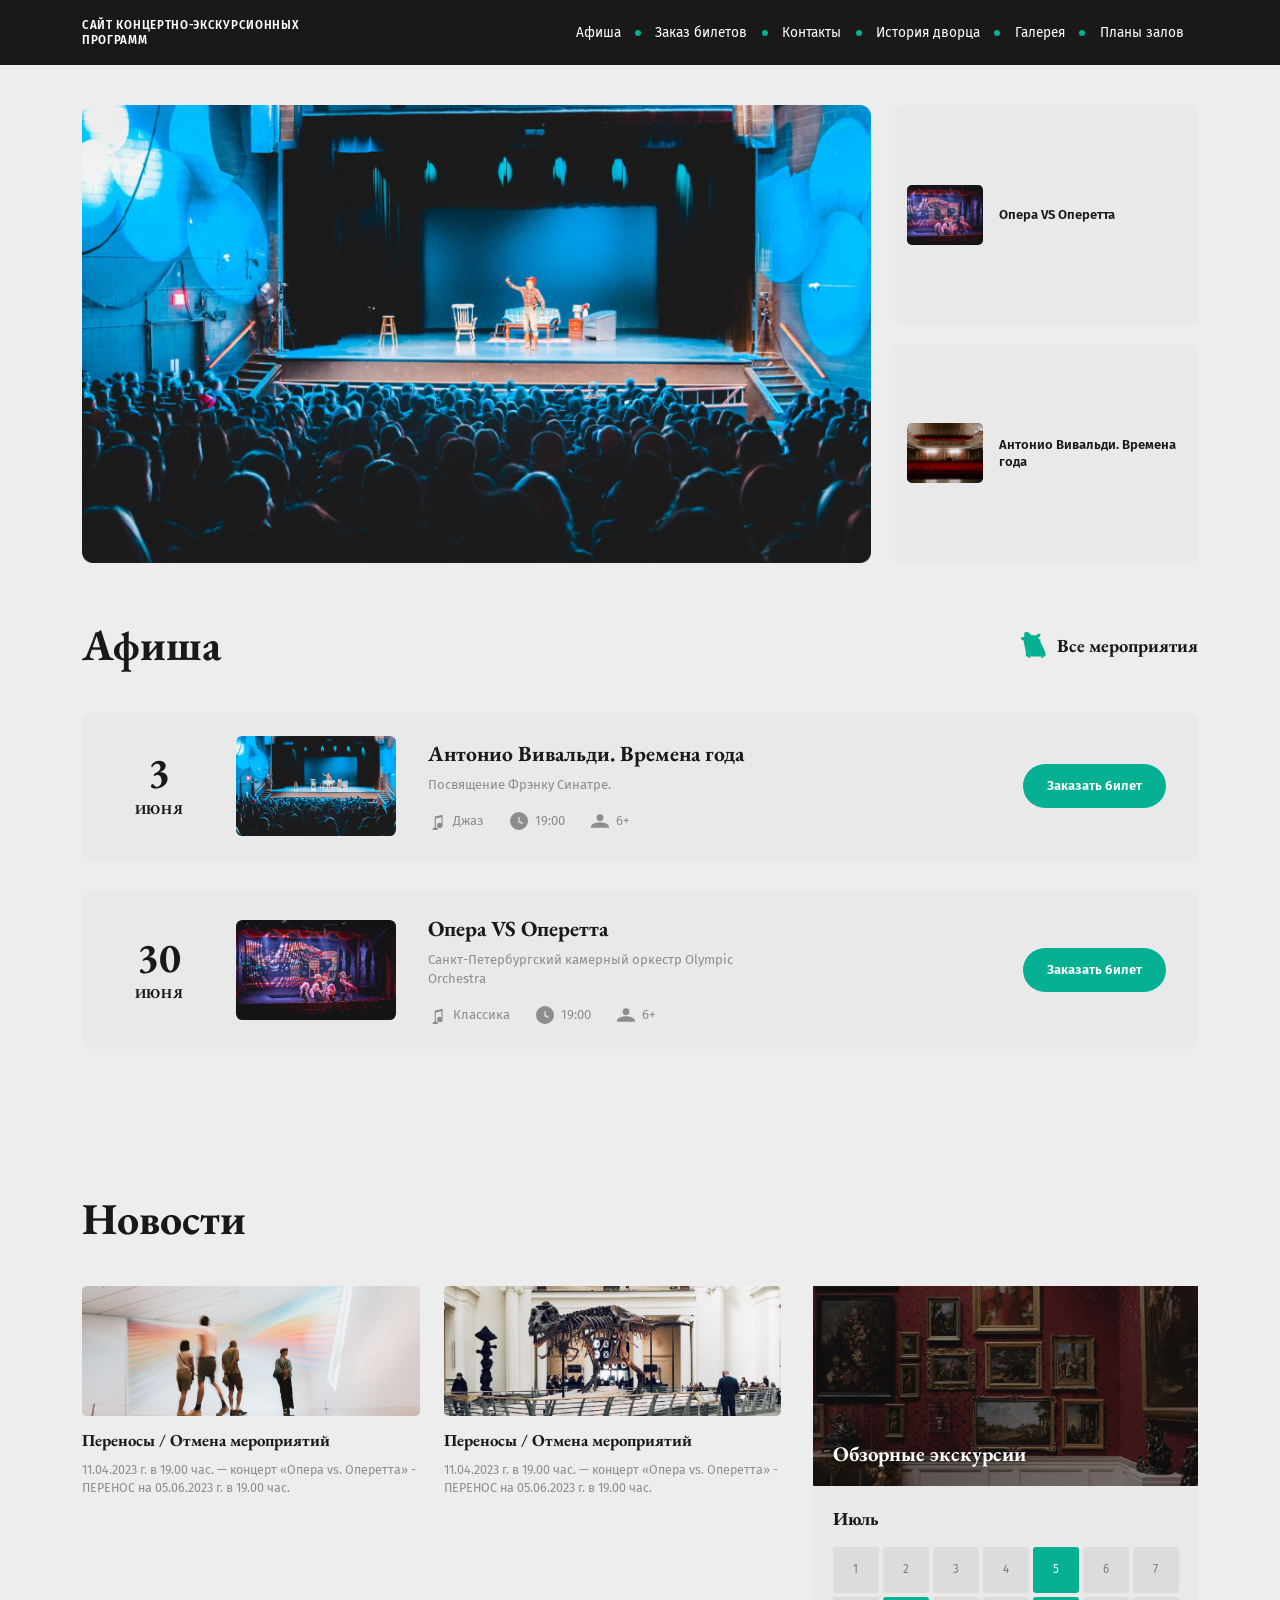
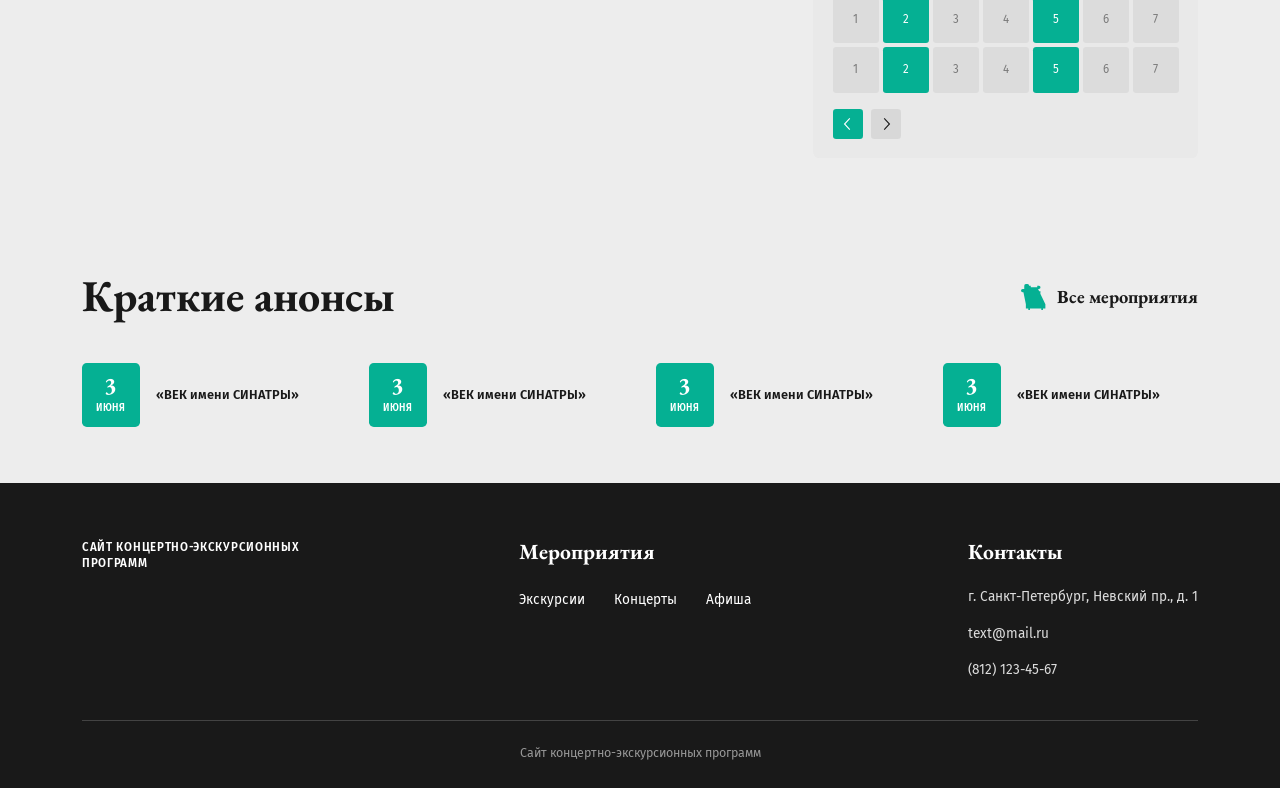
<file: index.html>
<!DOCTYPE html>
<html lang="ru">
<head>
  <meta charset="UTF-8">
  <meta name="viewport" content="width=device-width, initial-scale=1.0">
  <title>Сайт концертно-экскурсионных программ — Невский пр., д. 1</title>
  <link rel="preconnect" href="https://fonts.googleapis.com">
  <link rel="preconnect" href="https://fonts.gstatic.com" crossorigin>
  <link href="https://fonts.googleapis.com/css2?family=EB+Garamond:wght@400;600;700&family=Fira+Sans:wght@400;500;600&display=swap" rel="stylesheet">
  <link href="css/bootstrap-grid.min.css" rel="stylesheet">
  <link href="css/style.css" rel="stylesheet">
</head>
<body>
<div class="page">

  <header class="header">
    <div class="container header__inner">
      <a href="index.html" class="header__logo">Сайт концертно-экскурсионных программ</a>
      <nav>
        <ul class="header__list">
          <li><a class="header__link" href="afisha.html">Афиша</a></li>
          <li><a class="header__link" href="#">Заказ билетов</a></li>
          <li><a class="header__link" href="contacts.html">Контакты</a></li>
          <li><a class="header__link" href="#">История дворца</a></li>
          <li><a class="header__link" href="#">Галерея</a></li>
          <li><a class="header__link" href="#">Планы залов</a></li>
        </ul>
      </nav>
    </div>
  </header>

  <main>

    <section class="hero">
      <div class="container">
        <div class="hero__inner">
          <div class="hero__main">
            <img src="img/event-main.png" alt="Концертный зал">
          </div>
          <div class="hero__side">
            <a href="event.html" class="mini-card">
              <img class="mini-card__image" src="img/thumb-1.png" alt="Опера VS Оперетта">
              <span class="mini-card__title">Опера VS Оперетта</span>
            </a>
            <a href="event.html" class="mini-card">
              <img class="mini-card__image" src="img/thumb-2.png" alt="Антонио Вивальди. Времена года">
              <span class="mini-card__title">Антонио Вивальди. Времена года</span>
            </a>
          </div>
        </div>
      </div>
    </section>

    <section class="section">
      <div class="container">
        <div class="section-head">
          <h2>Афиша</h2>
          <a href="afisha.html" class="section-head__link">
            <span class="icon icon--calendar"></span>
            Все мероприятия
          </a>
        </div>

        <article class="poster">
          <div class="poster__date">
            <div class="poster__day">3</div>
            <div class="poster__month">июня</div>
          </div>
          <img class="poster__image" src="img/poster-1.png" alt="Антонио Вивальди">
          <div class="poster__body">
            <h3 class="poster__title"><a href="event.html">Антонио Вивальди. Времена года</a></h3>
            <p class="poster__desc">Посвящение Фрэнку Синатре.</p>
            <div class="poster__meta">
              <span class="poster__meta-item">
                <span class="icon icon--music"></span>
                Джаз
              </span>
              <span class="poster__meta-item">
                <span class="icon icon--clock"></span>
                19:00
              </span>
              <span class="poster__meta-item">
                <span class="icon icon--user"></span>
                6+
              </span>
            </div>
          </div>
          <div class="poster__action">
            <a href="#" class="btn-ticket">Заказать билет</a>
          </div>
        </article>

        <article class="poster">
          <div class="poster__date">
            <div class="poster__day">30</div>
            <div class="poster__month">июня</div>
          </div>
          <img class="poster__image" src="img/poster-2.png" alt="Опера VS Оперетта">
          <div class="poster__body">
            <h3 class="poster__title"><a href="event.html">Опера VS Оперетта</a></h3>
            <p class="poster__desc">Санкт-Петербургский камерный оркестр Olympic Orchestra</p>
            <div class="poster__meta">
              <span class="poster__meta-item">
                <span class="icon icon--music"></span>
                Классика
              </span>
              <span class="poster__meta-item">
                <span class="icon icon--clock"></span>
                19:00
              </span>
              <span class="poster__meta-item">
                <span class="icon icon--user"></span>
                6+
              </span>
            </div>
          </div>
          <div class="poster__action">
            <a href="#" class="btn-ticket">Заказать билет</a>
          </div>
        </article>
      </div>
    </section>

    <section class="section">
      <div class="container">
        <div class="section-head">
          <h2>Новости</h2>
        </div>

        <div class="news__grid">
          <div class="news__list">
            <article class="news-item">
              <img class="news-item__image" src="img/news-1.png" alt="Переносы">
              <h3 class="news-item__title">Переносы / Отмена мероприятий</h3>
              <p class="news-item__text">11.04.2023 г. в 19.00 час. — концерт «Опера vs. Оперетта» - ПЕРЕНОС на 05.06.2023 г. в 19.00 час.</p>
            </article>
            <article class="news-item">
              <img class="news-item__image" src="img/news-2.png" alt="Переносы">
              <h3 class="news-item__title">Переносы / Отмена мероприятий</h3>
              <p class="news-item__text">11.04.2023 г. в 19.00 час. — концерт «Опера vs. Оперетта» - ПЕРЕНОС на 05.06.2023 г. в 19.00 час.</p>
            </article>
          </div>

          <aside class="news__aside">
            <a href="#" class="excursion">
              <img src="img/excursion.png" alt="Обзорные экскурсии">
              <span class="excursion__label">Обзорные экскурсии</span>
            </a>

            <div class="calendar">
              <div class="calendar__month">Июль</div>
              <div class="calendar__grid">
                <span class="calendar__cell">1</span>
                <span class="calendar__cell">2</span>
                <span class="calendar__cell">3</span>
                <span class="calendar__cell">4</span>
                <span class="calendar__cell active">5</span>
                <span class="calendar__cell">6</span>
                <span class="calendar__cell">7</span>
                <span class="calendar__cell">1</span>
                <span class="calendar__cell active">2</span>
                <span class="calendar__cell">3</span>
                <span class="calendar__cell">4</span>
                <span class="calendar__cell active">5</span>
                <span class="calendar__cell">6</span>
                <span class="calendar__cell">7</span>
                <span class="calendar__cell">1</span>
                <span class="calendar__cell active">2</span>
                <span class="calendar__cell">3</span>
                <span class="calendar__cell">4</span>
                <span class="calendar__cell active">5</span>
                <span class="calendar__cell">6</span>
                <span class="calendar__cell">7</span>
              </div>
              <div class="calendar__nav">
                <button type="button" class="active prev" aria-label="Предыдущий месяц"></button>
                <button type="button" class="next" aria-label="Следующий месяц"></button>
              </div>
            </div>
          </aside>
        </div>
      </div>
    </section>

    <section class="section">
      <div class="container">
        <div class="section-head">
          <h2>Краткие анонсы</h2>
          <a href="afisha.html" class="section-head__link">
            <span class="icon icon--calendar"></span>
            Все мероприятия
          </a>
        </div>

        <div class="announcements">
          <a href="#" class="announcement">
            <div class="announcement__date">
              <div class="announcement__day">3</div>
              <div class="announcement__month">июня</div>
            </div>
            <div class="announcement__title">«ВЕК имени СИНАТРЫ»</div>
          </a>
          <a href="#" class="announcement">
            <div class="announcement__date">
              <div class="announcement__day">3</div>
              <div class="announcement__month">июня</div>
            </div>
            <div class="announcement__title">«ВЕК имени СИНАТРЫ»</div>
          </a>
          <a href="#" class="announcement">
            <div class="announcement__date">
              <div class="announcement__day">3</div>
              <div class="announcement__month">июня</div>
            </div>
            <div class="announcement__title">«ВЕК имени СИНАТРЫ»</div>
          </a>
          <a href="#" class="announcement">
            <div class="announcement__date">
              <div class="announcement__day">3</div>
              <div class="announcement__month">июня</div>
            </div>
            <div class="announcement__title">«ВЕК имени СИНАТРЫ»</div>
          </a>
        </div>
      </div>
    </section>

  </main>

  <footer class="footer">
    <div class="container">
      <div class="footer__cols">
        <a href="index.html" class="footer__logo">Сайт концертно-экскурсионных программ</a>

        <div>
          <h4 class="footer__title">Мероприятия</h4>
          <ul class="footer__nav">
            <li><a class="footer__link" href="#">Экскурсии</a></li>
            <li><a class="footer__link" href="#">Концерты</a></li>
            <li><a class="footer__link" href="afisha.html">Афиша</a></li>
          </ul>
        </div>

        <div>
          <h4 class="footer__title">Контакты</h4>
          <ul class="footer__contacts">
            <li>г. Санкт-Петербург, Невский пр., д. 1</li>
            <li><a href="mailto:text@mail.ru">text@mail.ru</a></li>
            <li><a href="tel:+78121234567">(812) 123-45-67</a></li>
          </ul>
        </div>
      </div>

      <hr class="footer__divider">
      <div class="footer__bottom">Сайт концертно-экскурсионных программ</div>
    </div>
  </footer>

</div>
</body>
</html>
</file>
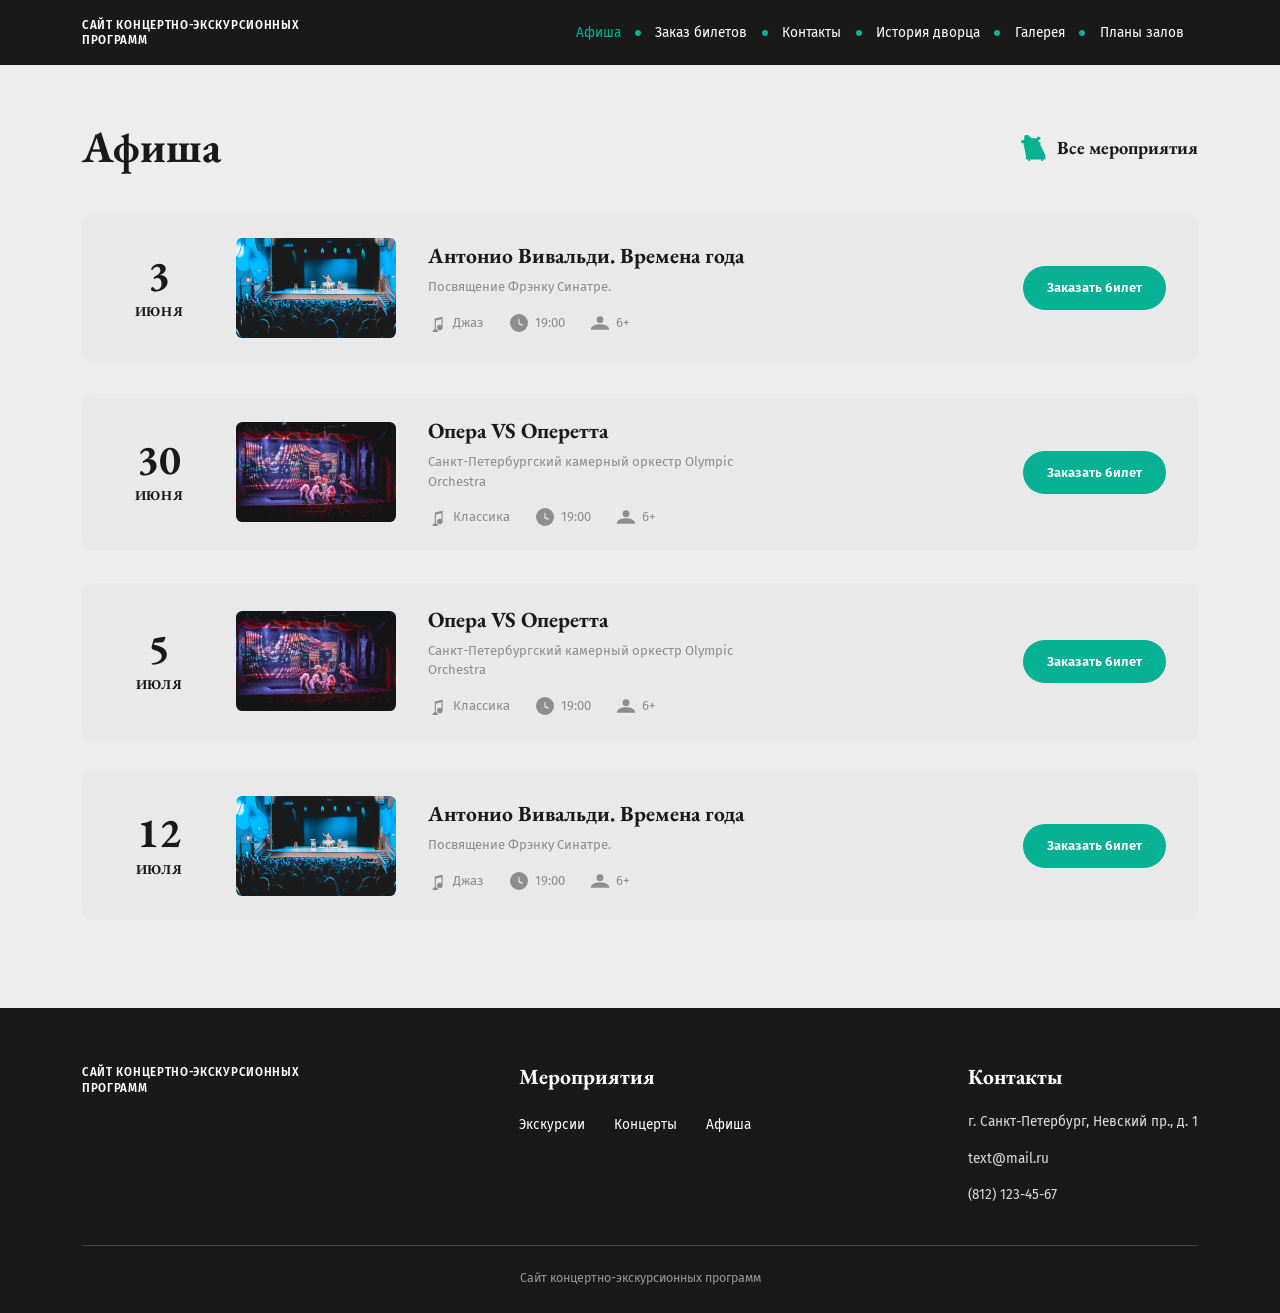
<file: afisha.html>
<!DOCTYPE html>
<html lang="ru">
<head>
  <meta charset="UTF-8">
  <meta name="viewport" content="width=device-width, initial-scale=1.0">
  <title>Афиша — Невский пр., д. 1</title>
  <link rel="preconnect" href="https://fonts.googleapis.com">
  <link rel="preconnect" href="https://fonts.gstatic.com" crossorigin>
  <link href="https://fonts.googleapis.com/css2?family=EB+Garamond:wght@400;600;700&family=Fira+Sans:wght@400;500;600&display=swap" rel="stylesheet">
  <link href="css/bootstrap-grid.min.css" rel="stylesheet">
  <link href="css/style.css" rel="stylesheet">
</head>
<body>
<div class="page">

  <header class="header">
    <div class="container header__inner">
      <a href="index.html" class="header__logo">Сайт концертно-экскурсионных программ</a>
      <nav>
        <ul class="header__list">
          <li><a class="header__link active" href="afisha.html">Афиша</a></li>
          <li><a class="header__link" href="#">Заказ билетов</a></li>
          <li><a class="header__link" href="contacts.html">Контакты</a></li>
          <li><a class="header__link" href="#">История дворца</a></li>
          <li><a class="header__link" href="#">Галерея</a></li>
          <li><a class="header__link" href="#">Планы залов</a></li>
        </ul>
      </nav>
    </div>
  </header>

  <main>

    <section class="section">
      <div class="container">
        <div class="section-head">
          <h2>Афиша</h2>
          <a href="#" class="section-head__link">
            <span class="icon icon--calendar"></span>
            Все мероприятия
          </a>
        </div>

        <article class="poster">
          <div class="poster__date">
            <div class="poster__day">3</div>
            <div class="poster__month">июня</div>
          </div>
          <img class="poster__image" src="img/poster-1.png" alt="Антонио Вивальди">
          <div class="poster__body">
            <h3 class="poster__title"><a href="event.html">Антонио Вивальди. Времена года</a></h3>
            <p class="poster__desc">Посвящение Фрэнку Синатре.</p>
            <div class="poster__meta">
              <span class="poster__meta-item">
                <span class="icon icon--music"></span>
                Джаз
              </span>
              <span class="poster__meta-item">
                <span class="icon icon--clock"></span>
                19:00
              </span>
              <span class="poster__meta-item">
                <span class="icon icon--user"></span>
                6+
              </span>
            </div>
          </div>
          <div class="poster__action">
            <a href="#" class="btn-ticket">Заказать билет</a>
          </div>
        </article>

        <article class="poster">
          <div class="poster__date">
            <div class="poster__day">30</div>
            <div class="poster__month">июня</div>
          </div>
          <img class="poster__image" src="img/poster-2.png" alt="Опера VS Оперетта">
          <div class="poster__body">
            <h3 class="poster__title"><a href="event.html">Опера VS Оперетта</a></h3>
            <p class="poster__desc">Санкт-Петербургский камерный оркестр Olympic Orchestra</p>
            <div class="poster__meta">
              <span class="poster__meta-item">
                <span class="icon icon--music"></span>
                Классика
              </span>
              <span class="poster__meta-item">
                <span class="icon icon--clock"></span>
                19:00
              </span>
              <span class="poster__meta-item">
                <span class="icon icon--user"></span>
                6+
              </span>
            </div>
          </div>
          <div class="poster__action">
            <a href="#" class="btn-ticket">Заказать билет</a>
          </div>
        </article>

        <article class="poster">
          <div class="poster__date">
            <div class="poster__day">5</div>
            <div class="poster__month">июля</div>
          </div>
          <img class="poster__image" src="img/poster-2.png" alt="Опера VS Оперетта">
          <div class="poster__body">
            <h3 class="poster__title"><a href="event.html">Опера VS Оперетта</a></h3>
            <p class="poster__desc">Санкт-Петербургский камерный оркестр Olympic Orchestra</p>
            <div class="poster__meta">
              <span class="poster__meta-item">
                <span class="icon icon--music"></span>
                Классика
              </span>
              <span class="poster__meta-item">
                <span class="icon icon--clock"></span>
                19:00
              </span>
              <span class="poster__meta-item">
                <span class="icon icon--user"></span>
                6+
              </span>
            </div>
          </div>
          <div class="poster__action">
            <a href="#" class="btn-ticket">Заказать билет</a>
          </div>
        </article>

        <article class="poster">
          <div class="poster__date">
            <div class="poster__day">12</div>
            <div class="poster__month">июля</div>
          </div>
          <img class="poster__image" src="img/poster-1.png" alt="Антонио Вивальди">
          <div class="poster__body">
            <h3 class="poster__title"><a href="event.html">Антонио Вивальди. Времена года</a></h3>
            <p class="poster__desc">Посвящение Фрэнку Синатре.</p>
            <div class="poster__meta">
              <span class="poster__meta-item">
                <span class="icon icon--music"></span>
                Джаз
              </span>
              <span class="poster__meta-item">
                <span class="icon icon--clock"></span>
                19:00
              </span>
              <span class="poster__meta-item">
                <span class="icon icon--user"></span>
                6+
              </span>
            </div>
          </div>
          <div class="poster__action">
            <a href="#" class="btn-ticket">Заказать билет</a>
          </div>
        </article>
      </div>
    </section>

  </main>

  <footer class="footer">
    <div class="container">
      <div class="footer__cols">
        <a href="index.html" class="footer__logo">Сайт концертно-экскурсионных программ</a>

        <div>
          <h4 class="footer__title">Мероприятия</h4>
          <ul class="footer__nav">
            <li><a class="footer__link" href="#">Экскурсии</a></li>
            <li><a class="footer__link" href="#">Концерты</a></li>
            <li><a class="footer__link" href="afisha.html">Афиша</a></li>
          </ul>
        </div>

        <div>
          <h4 class="footer__title">Контакты</h4>
          <ul class="footer__contacts">
            <li>г. Санкт-Петербург, Невский пр., д. 1</li>
            <li><a href="mailto:text@mail.ru">text@mail.ru</a></li>
            <li><a href="tel:+78121234567">(812) 123-45-67</a></li>
          </ul>
        </div>
      </div>

      <hr class="footer__divider">
      <div class="footer__bottom">Сайт концертно-экскурсионных программ</div>
    </div>
  </footer>

</div>
</body>
</html>
</file>
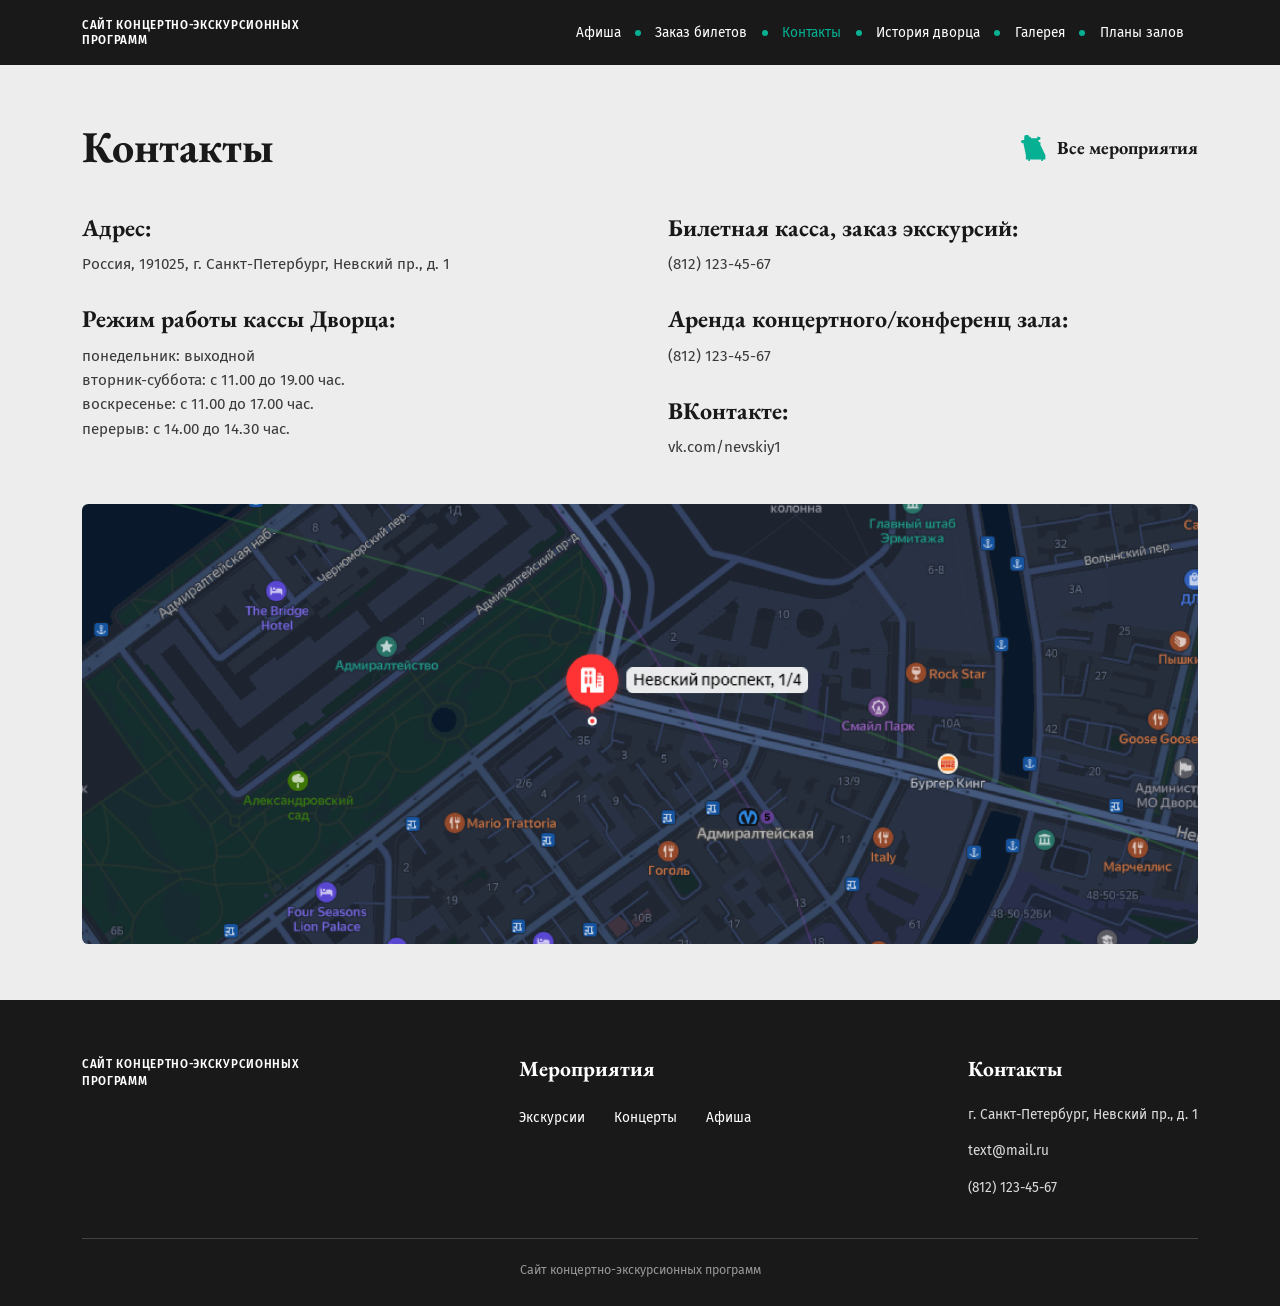
<file: contacts.html>
<!DOCTYPE html>
<html lang="ru">
<head>
  <meta charset="UTF-8">
  <meta name="viewport" content="width=device-width, initial-scale=1.0">
  <title>Контакты — Невский пр., д. 1</title>
  <link rel="preconnect" href="https://fonts.googleapis.com">
  <link rel="preconnect" href="https://fonts.gstatic.com" crossorigin>
  <link href="https://fonts.googleapis.com/css2?family=EB+Garamond:wght@400;600;700&family=Fira+Sans:wght@400;500;600&display=swap" rel="stylesheet">
  <link href="css/bootstrap-grid.min.css" rel="stylesheet">
  <link href="css/style.css" rel="stylesheet">
</head>
<body>
<div class="page">

  <header class="header">
    <div class="container header__inner">
      <a href="index.html" class="header__logo">Сайт концертно-экскурсионных программ</a>
      <nav>
        <ul class="header__list">
          <li><a class="header__link" href="afisha.html">Афиша</a></li>
          <li><a class="header__link" href="#">Заказ билетов</a></li>
          <li><a class="header__link active" href="contacts.html">Контакты</a></li>
          <li><a class="header__link" href="#">История дворца</a></li>
          <li><a class="header__link" href="#">Галерея</a></li>
          <li><a class="header__link" href="#">Планы залов</a></li>
        </ul>
      </nav>
    </div>
  </header>

  <main>

    <section class="section">
      <div class="container">
        <div class="section-head">
          <h2>Контакты</h2>
          <a href="afisha.html" class="section-head__link">
            <span class="icon icon--calendar"></span>
            Все мероприятия
          </a>
        </div>

        <div class="contacts">
          <div class="contacts__col">
            <div class="contacts__block">
              <h3 class="contacts__title">Адрес:</h3>
              <p class="contacts__text">Россия, 191025, г. Санкт-Петербург, Невский пр., д. 1</p>
            </div>

            <div class="contacts__block">
              <h3 class="contacts__title">Режим работы кассы Дворца:</h3>
              <p class="contacts__text">
                понедельник: выходной<br>
                вторник-суббота: с 11.00 до 19.00 час.<br>
                воскресенье: с 11.00 до 17.00 час.<br>
                перерыв: с 14.00 до 14.30 час.
              </p>
            </div>
          </div>

          <div class="contacts__col">
            <div class="contacts__block">
              <h3 class="contacts__title">Билетная касса, заказ экскурсий:</h3>
              <p class="contacts__text"><a href="tel:+78121234567">(812) 123-45-67</a></p>
            </div>

            <div class="contacts__block">
              <h3 class="contacts__title">Аренда концертного/конференц зала:</h3>
              <p class="contacts__text"><a href="tel:+78121234567">(812) 123-45-67</a></p>
            </div>

            <div class="contacts__block">
              <h3 class="contacts__title">ВКонтакте:</h3>
              <p class="contacts__text"><a href="#">vk.com/nevskiy1</a></p>
            </div>
          </div>
        </div>

        <img class="contacts__map" src="img/contacts-map.png" alt="Карта проезда">
      </div>
    </section>

  </main>

  <footer class="footer">
    <div class="container">
      <div class="footer__cols">
        <a href="index.html" class="footer__logo">Сайт концертно-экскурсионных программ</a>

        <div>
          <h4 class="footer__title">Мероприятия</h4>
          <ul class="footer__nav">
            <li><a class="footer__link" href="#">Экскурсии</a></li>
            <li><a class="footer__link" href="#">Концерты</a></li>
            <li><a class="footer__link" href="afisha.html">Афиша</a></li>
          </ul>
        </div>

        <div>
          <h4 class="footer__title">Контакты</h4>
          <ul class="footer__contacts">
            <li>г. Санкт-Петербург, Невский пр., д. 1</li>
            <li><a href="mailto:text@mail.ru">text@mail.ru</a></li>
            <li><a href="tel:+78121234567">(812) 123-45-67</a></li>
          </ul>
        </div>
      </div>

      <hr class="footer__divider">
      <div class="footer__bottom">Сайт концертно-экскурсионных программ</div>
    </div>
  </footer>

</div>
</body>
</html>
</file>
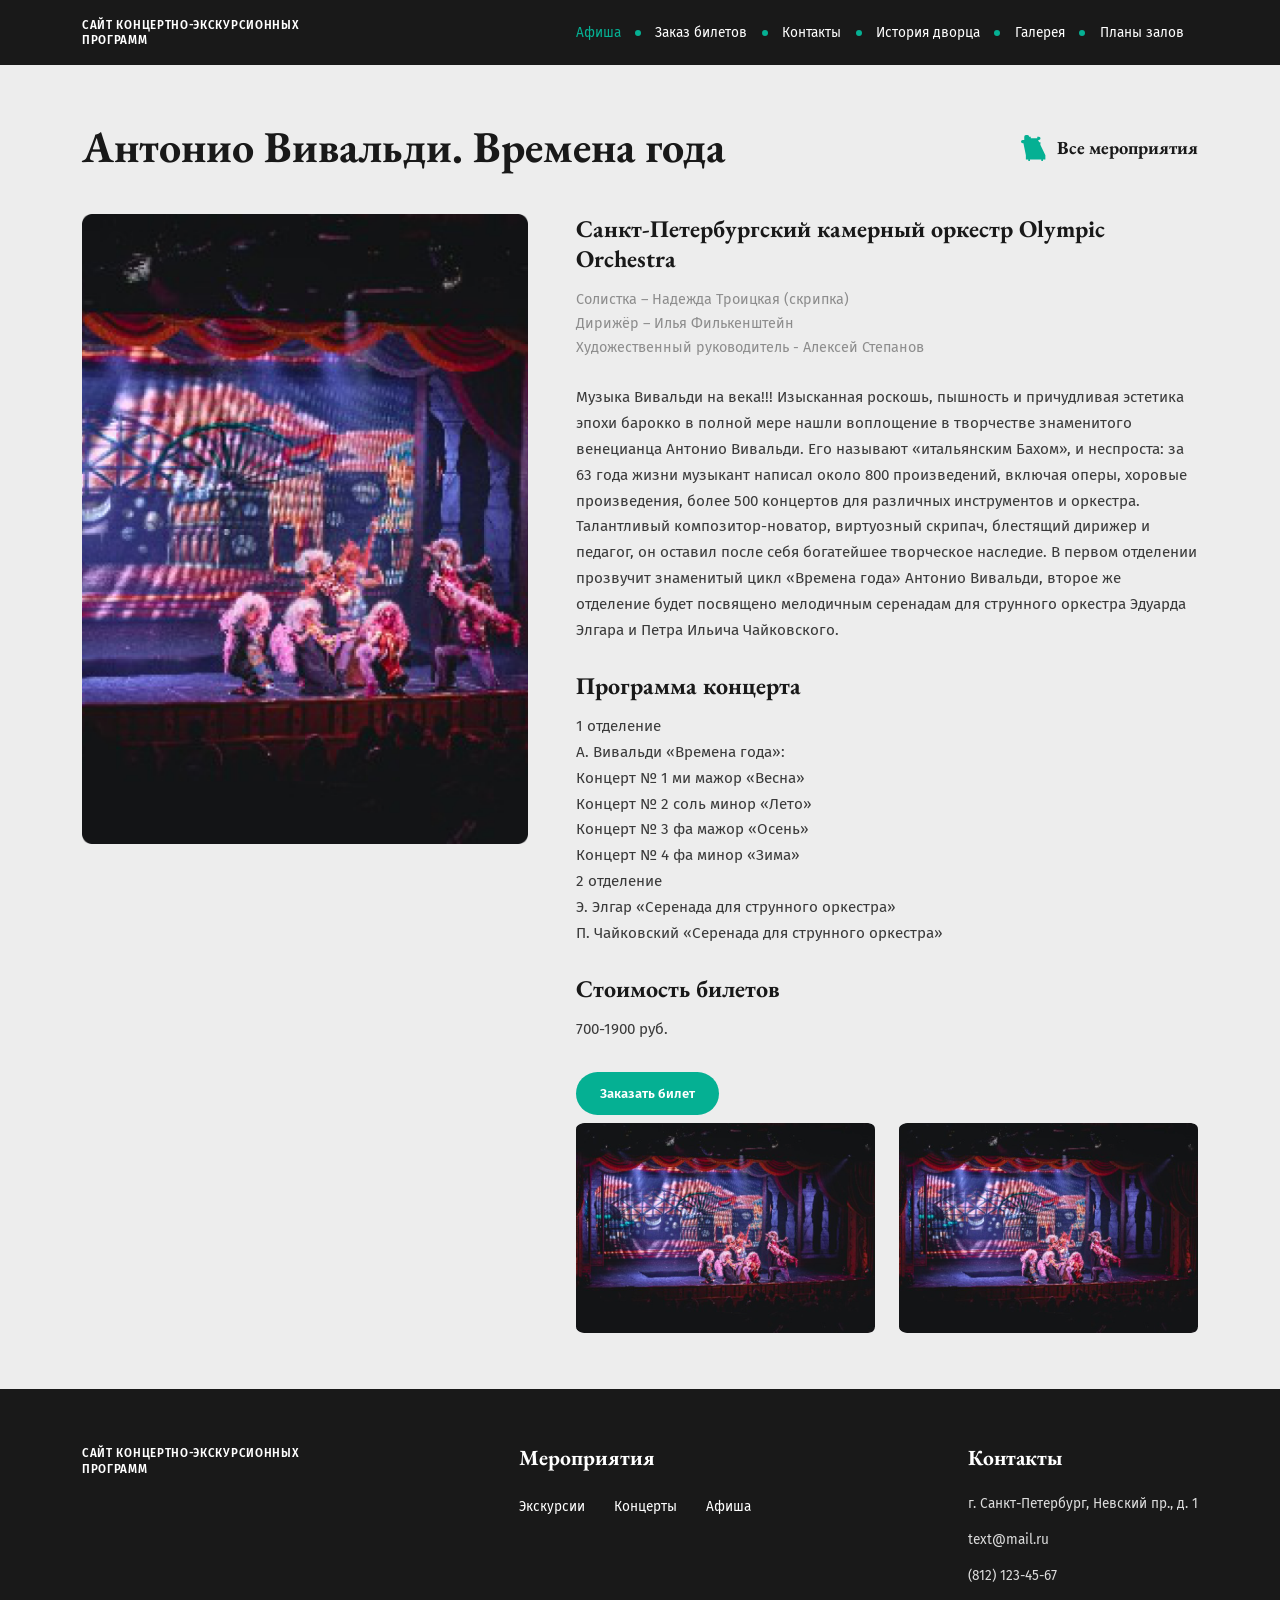
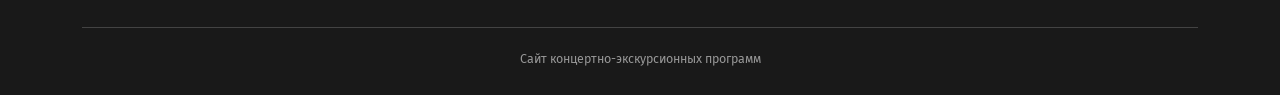
<file: event.html>
<!DOCTYPE html>
<html lang="ru">
<head>
  <meta charset="UTF-8">
  <meta name="viewport" content="width=device-width, initial-scale=1.0">
  <title>Антонио Вивальди. Времена года — Невский пр., д. 1</title>
  <link rel="preconnect" href="https://fonts.googleapis.com">
  <link rel="preconnect" href="https://fonts.gstatic.com" crossorigin>
  <link href="https://fonts.googleapis.com/css2?family=EB+Garamond:wght@400;600;700&family=Fira+Sans:wght@400;500;600&display=swap" rel="stylesheet">
  <link href="css/bootstrap-grid.min.css" rel="stylesheet">
  <link href="css/style.css" rel="stylesheet">
</head>
<body>
<div class="page">

  <header class="header">
    <div class="container header__inner">
      <a href="index.html" class="header__logo">Сайт концертно-экскурсионных программ</a>
      <nav>
        <ul class="header__list">
          <li><a class="header__link active" href="afisha.html">Афиша</a></li>
          <li><a class="header__link" href="#">Заказ билетов</a></li>
          <li><a class="header__link" href="contacts.html">Контакты</a></li>
          <li><a class="header__link" href="#">История дворца</a></li>
          <li><a class="header__link" href="#">Галерея</a></li>
          <li><a class="header__link" href="#">Планы залов</a></li>
        </ul>
      </nav>
    </div>
  </header>

  <main>

    <section class="section">
      <div class="container">
        <div class="section-head">
          <h2>Антонио Вивальди. Времена года</h2>
          <a href="afisha.html" class="section-head__link">
            <span class="icon icon--calendar"></span>
            Все мероприятия
          </a>
        </div>

        <div class="event">
          <img class="event__image" src="img/event-poster.png" alt="Антонио Вивальди. Времена года">

          <div class="event__content">
            <h3 class="event__title">Санкт-Петербургский камерный оркестр Olympic Orchestra</h3>
            <p class="event__credits">
              Солистка – Надежда Троицкая (скрипка)<br>
              Дирижёр – Илья Филькенштейн<br>
              Художественный руководитель - Алексей Степанов
            </p>

            <p class="event__text">Музыка Вивальди на века!!! Изысканная роскошь, пышность и причудливая эстетика эпохи барокко в полной мере нашли воплощение в творчестве знаменитого венецианца Антонио Вивальди. Его называют «итальянским Бахом», и неспроста: за 63 года жизни музыкант написал около 800 произведений, включая оперы, хоровые произведения, более 500 концертов для различных инструментов и оркестра. Талантливый композитор-новатор, виртуозный скрипач, блестящий дирижер и педагог, он оставил после себя богатейшее творческое наследие. В первом отделении прозвучит знаменитый цикл «Времена года» Антонио Вивальди, второе же отделение будет посвящено мелодичным серенадам для струнного оркестра Эдуарда Элгара и Петра Ильича Чайковского.</p>

            <h4 class="event__section-title">Программа концерта</h4>
            <p class="event__text">
              1 отделение<br>
              А. Вивальди «Времена года»:<br>
              Концерт № 1 ми мажор «Весна»<br>
              Концерт № 2 соль минор «Лето»<br>
              Концерт № 3 фа мажор «Осень»<br>
              Концерт № 4 фа минор «Зима»<br>
              2 отделение<br>
              Э. Элгар «Серенада для струнного оркестра»<br>
              П. Чайковский «Серенада для струнного оркестра»
            </p>

            <h4 class="event__section-title">Стоимость билетов</h4>
            <p class="event__text">700-1900 руб.</p>

            <a href="#" class="btn-ticket">Заказать билет</a>

            <div class="event__gallery">
              <img src="img/event-gallery-1.png" alt="Концертный зал">
              <img src="img/event-gallery-2.png" alt="Концертный зал">
            </div>
          </div>
        </div>
      </div>
    </section>

  </main>

  <footer class="footer">
    <div class="container">
      <div class="footer__cols">
        <a href="index.html" class="footer__logo">Сайт концертно-экскурсионных программ</a>

        <div>
          <h4 class="footer__title">Мероприятия</h4>
          <ul class="footer__nav">
            <li><a class="footer__link" href="#">Экскурсии</a></li>
            <li><a class="footer__link" href="#">Концерты</a></li>
            <li><a class="footer__link" href="afisha.html">Афиша</a></li>
          </ul>
        </div>

        <div>
          <h4 class="footer__title">Контакты</h4>
          <ul class="footer__contacts">
            <li>г. Санкт-Петербург, Невский пр., д. 1</li>
            <li><a href="mailto:text@mail.ru">text@mail.ru</a></li>
            <li><a href="tel:+78121234567">(812) 123-45-67</a></li>
          </ul>
        </div>
      </div>

      <hr class="footer__divider">
      <div class="footer__bottom">Сайт концертно-экскурсионных программ</div>
    </div>
  </footer>

</div>
</body>
</html>
</file>
<file: css/style.css>
*,
*::before,
*::after {
  box-sizing: border-box;
}

body {
  margin: 0;
  font-family: "Fira Sans", "Helvetica Neue", Arial, sans-serif;
  font-size: 16px;
  line-height: 1.5;
  color: #3a3a3a;
  background-color: #ededed;
}

h1, h2, h3, h4 {
  margin: 0;
  font-family: "EB Garamond", Garamond, "Times New Roman", serif;
  font-weight: 700;
  color: #191919;
  line-height: 1.2;
}

ul {
  margin: 0;
  padding: 0;
}

p {
  margin: 0;
}

a {
  color: inherit;
  text-decoration: none;
}
a:hover {
  color: #05b093;
}

img {
  max-width: 100%;
  display: block;
}

.icon {
  display: inline-block;
  flex-shrink: 0;
  background-repeat: no-repeat;
  background-position: center;
  background-size: contain;
}
.icon--calendar {
  background-image: url("../img/icons/calendar.svg");
}
.icon--music {
  background-image: url("../img/icons/music.svg");
}
.icon--clock {
  background-image: url("../img/icons/clock.svg");
}
.icon--user {
  background-image: url("../img/icons/user.svg");
}

.page {
  display: flex;
  flex-direction: column;
  min-height: 100vh;
}

main {
  flex: 1 0 auto;
}

.section {
  padding: 3.5rem 0;
}

.section-head {
  display: flex;
  align-items: center;
  justify-content: space-between;
  margin-bottom: 2.5rem;
}
.section-head h2 {
  font-size: 2.75rem;
  margin: 0;
}
.section-head__link {
  display: inline-flex;
  align-items: center;
  gap: 0.6rem;
  font-family: "EB Garamond", Garamond, "Times New Roman", serif;
  font-weight: 700;
  font-size: 1.15rem;
  color: #191919;
}
.section-head__link .icon {
  width: 26px;
  height: 26px;
}

.header {
  background-color: #191919;
  padding: 1.1rem 0;
}
.header__inner {
  display: flex;
  align-items: center;
  justify-content: space-between;
  gap: 1.5rem;
}
.header__logo {
  color: #ffffff;
  font-weight: 600;
  font-size: 0.72rem;
  letter-spacing: 0.06em;
  text-transform: uppercase;
  line-height: 1.3;
  max-width: 260px;
}
.header__logo:hover {
  color: #05b093;
}
.header__list {
  display: flex;
  align-items: center;
  list-style: none;
  margin: 0;
  padding: 0;
}
.header__link {
  color: #ffffff;
  font-size: 0.85rem;
  padding: 0.2rem 0.9rem;
  white-space: nowrap;
}
.header__link:hover, .header__link.active {
  color: #05b093;
}
.header__list li:not(:last-child)::after {
  content: "";
  display: inline-block;
  width: 6px;
  height: 6px;
  border-radius: 50%;
  background-color: #05b093;
  vertical-align: middle;
}

.btn-ticket {
  display: inline-flex;
  align-items: center;
  justify-content: center;
  background-color: #05b093;
  color: #ffffff;
  font-weight: 600;
  font-size: 0.82rem;
  padding: 0.75rem 1.5rem;
  border: none;
  border-radius: 2rem;
  white-space: nowrap;
}
.btn-ticket:hover {
  background-color: #049a80;
  color: #ffffff;
}

.hero {
  padding-top: 2.5rem;
}
.hero__inner {
  display: flex;
  gap: 1.5rem;
  align-items: stretch;
}
.hero__main {
  flex: 2.6;
  border-radius: 0.4rem;
  overflow: hidden;
}
.hero__main img {
  width: 100%;
  height: 100%;
  object-fit: cover;
}
.hero__side {
  flex: 1;
  display: flex;
  flex-direction: column;
  gap: 1.2rem;
}

.mini-card {
  display: flex;
  align-items: center;
  gap: 1rem;
  background-color: #e9e9e9;
  border-radius: 0.4rem;
  padding: 0.8rem;
  height: 100%;
}
.mini-card__image {
  width: 76px;
  height: 60px;
  border-radius: 0.3rem;
  object-fit: cover;
  flex-shrink: 0;
}
.mini-card__title {
  font-weight: 600;
  font-size: 0.82rem;
  color: #191919;
  line-height: 1.3;
}

.poster {
  display: flex;
  align-items: center;
  gap: 2rem;
  background-color: #e9e9e9;
  border-radius: 0.6rem;
  padding: 1.5rem 2rem;
  margin-bottom: 2rem;
}
.poster__date {
  min-width: 90px;
  text-align: center;
  flex-shrink: 0;
}
.poster__day {
  font-family: "EB Garamond", Garamond, "Times New Roman", serif;
  font-weight: 700;
  font-size: 2.6rem;
  line-height: 1;
  color: #191919;
}
.poster__month {
  font-family: "EB Garamond", Garamond, "Times New Roman", serif;
  font-weight: 700;
  font-size: 0.85rem;
  text-transform: uppercase;
  letter-spacing: 0.05em;
  color: #191919;
  margin-top: 0.3rem;
}
.poster__image {
  width: 160px;
  height: 100px;
  flex-shrink: 0;
  border-radius: 0.4rem;
  object-fit: cover;
}
.poster__body {
  flex: 1;
  min-width: 0;
}
.poster__title {
  font-family: "EB Garamond", Garamond, "Times New Roman", serif;
  font-weight: 700;
  font-size: 1.35rem;
  color: #191919;
  margin: 0 0 0.5rem;
}
.poster__title a:hover {
  color: #05b093;
}
.poster__desc {
  font-size: 0.82rem;
  color: #8d8d8d;
  margin: 0 0 1rem;
  max-width: 340px;
}
.poster__meta {
  display: flex;
  align-items: center;
  gap: 1.6rem;
  color: #8d8d8d;
  font-size: 0.82rem;
}
.poster__meta-item {
  display: inline-flex;
  align-items: center;
  gap: 0.45rem;
}
.poster__meta-item .icon {
  width: 18px;
  height: 18px;
}
.poster__action {
  flex-shrink: 0;
}

.news__grid {
  display: flex;
  gap: 2rem;
  align-items: flex-start;
}

.news__list {
  flex: 2;
  display: flex;
  gap: 1.5rem;
}

.news-item {
  flex: 1;
}
.news-item__image {
  width: 100%;
  height: 130px;
  object-fit: cover;
  border-radius: 0.3rem;
  margin-bottom: 0.9rem;
}
.news-item__title {
  font-family: "EB Garamond", Garamond, "Times New Roman", serif;
  font-weight: 700;
  font-size: 1.05rem;
  color: #191919;
  margin: 0 0 0.6rem;
  line-height: 1.25;
}
.news-item__text {
  font-size: 0.78rem;
  color: #8d8d8d;
  line-height: 1.5;
  margin: 0;
}

.news__aside {
  flex: 1.1;
}

.excursion {
  position: relative;
  border-radius: 0.4rem;
  overflow: hidden;
  margin-bottom: 1.2rem;
}
.excursion img {
  width: 100%;
  height: 200px;
  object-fit: cover;
}
.excursion__label {
  position: absolute;
  left: 1.2rem;
  bottom: 1rem;
  color: #ffffff;
  font-family: "EB Garamond", Garamond, "Times New Roman", serif;
  font-weight: 700;
  font-size: 1.3rem;
  text-shadow: 0 1px 6px rgba(0, 0, 0, 0.5);
}

.calendar {
  background-color: #e9e9e9;
  border-radius: 0.4rem;
  padding: 1.2rem;
}
.calendar__month {
  font-family: "EB Garamond", Garamond, "Times New Roman", serif;
  font-weight: 700;
  font-size: 1.15rem;
  color: #191919;
  margin-bottom: 0.9rem;
}
.calendar__grid {
  display: grid;
  grid-template-columns: repeat(7, 1fr);
  gap: 4px;
  margin-bottom: 1rem;
}
.calendar__cell {
  aspect-ratio: 1;
  display: flex;
  align-items: center;
  justify-content: center;
  background-color: rgba(25, 25, 25, 0.06);
  color: rgba(25, 25, 25, 0.5);
  font-size: 0.72rem;
  border-radius: 0.2rem;
}
.calendar__cell.active {
  background-color: #05b093;
  color: #ffffff;
}
.calendar__nav {
  display: flex;
  gap: 0.5rem;
}
.calendar__nav button {
  width: 30px;
  height: 30px;
  padding: 0;
  border: none;
  border-radius: 0.2rem;
  background-color: rgba(25, 25, 25, 0.08);
  background-repeat: no-repeat;
  background-position: center;
  background-size: 14px 14px;
  cursor: pointer;
}
.calendar__nav button.active {
  background-color: #05b093;
}
.calendar__nav button.prev {
  background-image: url("../img/icons/arrow-left.svg");
}
.calendar__nav button.next {
  background-image: url("../img/icons/arrow-right.svg");
}

.announcements {
  display: grid;
  grid-template-columns: repeat(4, 1fr);
  gap: 2rem;
}

.announcement {
  display: flex;
  align-items: center;
  gap: 1rem;
}
.announcement__date {
  background-color: #05b093;
  color: #ffffff;
  border-radius: 0.3rem;
  text-align: center;
  padding: 0.7rem 0.9rem;
  flex-shrink: 0;
}
.announcement__day {
  font-family: "EB Garamond", Garamond, "Times New Roman", serif;
  font-weight: 700;
  font-size: 1.5rem;
  line-height: 1;
}
.announcement__month {
  font-weight: 600;
  font-size: 0.6rem;
  text-transform: uppercase;
  letter-spacing: 0.05em;
  margin-top: 0.2rem;
}
.announcement__title {
  font-weight: 600;
  font-size: 0.8rem;
  color: #191919;
  line-height: 1.3;
}
a:hover .announcement__title {
  color: #05b093;
}

.footer {
  background-color: #191919;
  color: #ffffff;
  padding: 3.5rem 0 0;
  margin-top: auto;
}
.footer__cols {
  display: flex;
  justify-content: space-between;
  gap: 2rem;
  padding-bottom: 2.5rem;
}
.footer__logo {
  color: #ffffff;
  font-weight: 600;
  font-size: 0.72rem;
  letter-spacing: 0.06em;
  text-transform: uppercase;
  max-width: 220px;
  line-height: 1.4;
}
.footer__title {
  font-family: "EB Garamond", Garamond, "Times New Roman", serif;
  font-weight: 700;
  font-size: 1.35rem;
  color: #ffffff;
  margin: 0 0 1.4rem;
}
.footer__nav {
  display: flex;
  gap: 1.8rem;
  list-style: none;
  margin: 0;
  padding: 0;
}
.footer__link {
  color: #ffffff;
  font-size: 0.85rem;
}
.footer__link:hover {
  color: #05b093;
}
.footer__contacts {
  list-style: none;
  margin: 0;
  padding: 0;
  display: flex;
  flex-direction: column;
  gap: 1rem;
  font-size: 0.85rem;
  color: rgba(255, 255, 255, 0.85);
}
.footer__contacts a:hover {
  color: #05b093;
}
.footer__divider {
  border: 0;
  border-top: 1px solid rgba(255, 255, 255, 0.18);
  margin: 0;
}
.footer__bottom {
  text-align: center;
  padding: 1.4rem 0 1.6rem;
  font-size: 0.78rem;
  color: rgba(255, 255, 255, 0.55);
}

.event {
  display: flex;
  gap: 3rem;
  align-items: flex-start;
}
.event__image {
  width: 40%;
  flex-shrink: 0;
  border-radius: 0.4rem;
  object-fit: cover;
}
.event__content {
  flex: 1;
  min-width: 0;
}
.event__title {
  font-family: "EB Garamond", Garamond, "Times New Roman", serif;
  font-weight: 700;
  font-size: 1.5rem;
  color: #191919;
  margin: 0 0 0.9rem;
  line-height: 1.25;
}
.event__credits {
  font-size: 0.9rem;
  color: #8d8d8d;
  margin: 0 0 1.6rem;
  line-height: 1.65;
}
.event__text {
  font-size: 0.95rem;
  color: #3a3a3a;
  line-height: 1.7;
  margin: 0 0 1.8rem;
}
.event__section-title {
  font-family: "EB Garamond", Garamond, "Times New Roman", serif;
  font-weight: 700;
  font-size: 1.5rem;
  color: #191919;
  margin: 0 0 0.8rem;
}
.event__gallery {
  display: flex;
  gap: 1.5rem;
  margin-top: 0.5rem;
}
.event__gallery img {
  width: calc(50% - 0.75rem);
  height: 210px;
  object-fit: cover;
  border-radius: 0.4rem;
}

.contacts {
  display: flex;
  gap: 3.5rem;
  align-items: flex-start;
}
.contacts__col {
  flex: 1;
  min-width: 0;
}
.contacts__block {
  margin-bottom: 1.8rem;
}
.contacts__title {
  font-family: "EB Garamond", Garamond, "Times New Roman", serif;
  font-weight: 700;
  font-size: 1.5rem;
  color: #191919;
  margin: 0 0 0.6rem;
}
.contacts__text {
  font-size: 0.95rem;
  color: #3a3a3a;
  line-height: 1.6;
  margin: 0;
}
.contacts__text a:hover {
  color: #05b093;
}
.contacts__map {
  width: 100%;
  height: 440px;
  object-fit: cover;
  border-radius: 0.4rem;
  margin-top: 1rem;
}

@media (max-width: 1199.98px) {
  .header__inner {
    flex-direction: column;
    align-items: flex-start;
    gap: 0.9rem;
  }
  .header__list {
    flex-wrap: wrap;
    gap: 0.2rem 0;
  }
  .header__link {
    padding: 0.2rem 0.7rem;
    font-size: 0.8rem;
  }
  .poster {
    flex-wrap: wrap;
    gap: 1.5rem;
    padding: 1.5rem;
  }
  .poster__action {
    align-self: flex-start;
  }
  .news__grid {
    flex-direction: column;
  }
  .news__list,
  .news__aside {
    flex: 1 1 100%;
    width: 100%;
  }
  .announcements {
    grid-template-columns: repeat(2, 1fr);
  }
  .event {
    gap: 2rem;
  }
  .event__image {
    width: 45%;
  }
}
@media (max-width: 991.98px) {
  .section-head {
    flex-direction: column;
    align-items: flex-start;
    gap: 1rem;
  }
  .section-head h2 {
    font-size: 2.1rem;
  }
  .poster {
    align-items: flex-start;
  }
  .poster__body {
    flex-basis: 100%;
    order: 3;
  }
  .poster__action {
    order: 4;
    margin-top: 0.5rem;
  }
  .hero__inner {
    flex-direction: column;
  }
  .hero__main img {
    height: 260px;
  }
  .footer__cols {
    flex-direction: column;
    gap: 2.2rem;
  }
  .footer__nav {
    flex-wrap: wrap;
    gap: 0.8rem 1.4rem;
  }
  .event {
    flex-direction: column;
  }
  .event__image {
    width: 100%;
  }
  .contacts {
    flex-direction: column;
    gap: 2rem;
  }
}
@media (max-width: 767.98px) {
  .header__list {
    justify-content: flex-start;
  }
  .poster__image {
    display: none;
  }
  .announcements {
    grid-template-columns: 1fr;
  }
  .news__list {
    flex-direction: column;
  }
  .event__gallery {
    flex-direction: column;
  }
  .event__gallery img {
    width: 100%;
  }
}
</file>
